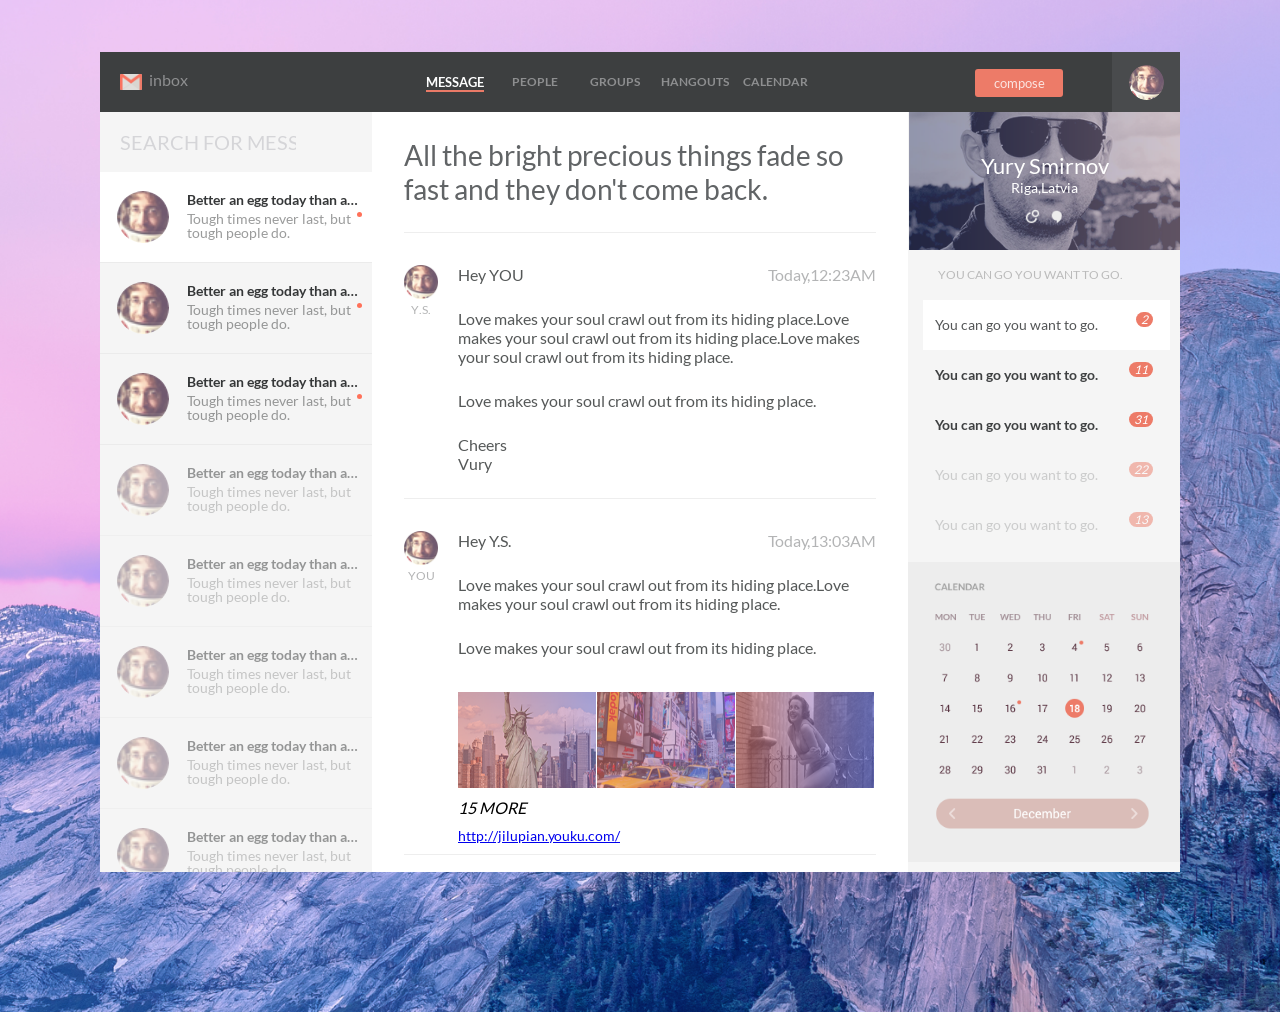
<file: PrivateBlog/view/privateblog.html>
<!DOCTYPE html>
<html>

<head>
    <title>我的博客</title>
    <script type="text/javascript" src="../public/js/jquery-2.1.4.js"></script>
    <script type="text/javascript" src="../public/js/privateblog.js"></script>
    <link rel="stylesheet" type="text/css" href="../public/font/font-awesome-4.3.0/css/font-awesome.css">
    <link rel="stylesheet" type="text/css" href="../public/css/privateblog.css">
</head>

<body>
    <header>
        <div class="logo clear">
            <img src="../public/images/a1.png" class="clear">
            <div class="menulist clear">
                <ul>
                    <li class="active">inbox</li>
                    <li>inbox</li>
                    <li>inbox</li>
                    <li>inbox</li>
                </ul>
                <i class="arrow clear"></i>
            </div>
        </div>
        <div class="user">
            <button>compose</button>
            <i class="microphone"></i>
            <div class="avatar">
                <img src="../public/images/av1.png">
            </div>
        </div>
        <div class="nav">
            <ul class="nav-content">
                <li class="active"><span>message</span></li>
                <li><span>people</span></li>
                <li><span>groups</span></li>
                <li><span>hangouts</span></li>
                <li><span>calendar</span></li>
            </ul>
        </div>
    </header>
    <section class="message clear">
        <div class="query">
            <input type="text" placeholder = "SEARCH FOR MESSAGES" />
            <button><i></i></button>
        </div>
        <div class="messagelist">
            <ul>
                <li class = "active">
                    <div class="avatar one"><i><span style="background:url(../public/images/av1.png) no-repeat;background-size:cover;"></span></i></div>
                    <div class="messagecontent">
                        <p>Better an egg today than a hen tomorrow.</p>
                        <p>Tough times never last, but tough people do.</p>
                    </div>
                    <span class = "hint"></span>
                </li>
                <li class = "unread">
                    <div class="avatar one"><i><span style="background:url(../public/images/av1.png) no-repeat;background-size:cover;"></span></i></div>
                    <div class="messagecontent">
                        <p>Better an egg today than a hen tomorrow.</p>
                        <p>Tough times never last, but tough people do.</p>
                    </div>
                    <span class = "hint"></span>
                </li>
                <li class = "unread">
                    <div class="avatar one"><i><span style="background:url(../public/images/av1.png) no-repeat;background-size:cover;"></span></i></div>
                    <div class="messagecontent">
                        <p>Better an egg today than a hen tomorrow.</p>
                        <p>Tough times never last, but tough people do.</p>
                    </div>
                    <span class = "hint"></span>
                </li>
                <li class = "read">
                    <div class="avatar one"><i><span style="background:url(../public/images/av1.png) no-repeat;background-size:cover;"></span></i></div>
                    <div class="messagecontent">
                        <p>Better an egg today than a hen tomorrow.</p>
                        <p>Tough times never last, but tough people do.</p>
                    </div>
                    <span class = "hint"></span>
                </li>
                <li class = "read">
                    <div class="avatar one"><i><span style="background:url(../public/images/av1.png) no-repeat;background-size:cover;"></span></i></div>
                    <div class="messagecontent">
                        <p>Better an egg today than a hen tomorrow.</p>
                        <p>Tough times never last, but tough people do.</p>
                    </div>
                    <span class = "hint"></span>
                </li>
                <li class = "read">
                    <div class="avatar one"><i><span style="background:url(../public/images/av1.png) no-repeat;background-size:cover;"></span></i></div>
                    <div class="messagecontent">
                        <p>Better an egg today than a hen tomorrow.</p>
                        <p>Tough times never last, but tough people do.</p>
                    </div>
                    <span class = "hint"></span>
                </li>
                <li class = "read">
                    <div class="avatar one"><i><span style="background:url(../public/images/av1.png) no-repeat;background-size:cover;"></span></i></div>
                    <div class="messagecontent">
                        <p>Better an egg today than a hen tomorrow.</p>
                        <p>Tough times never last, but tough people do.</p>
                    </div>
                    <span class = "hint"></span>
                </li>
                <li class = "read">
                    <div class="avatar one"><i><span style="background:url(../public/images/av1.png) no-repeat;background-size:cover;"></span></i></div>
                    <div class="messagecontent">
                        <p>Better an egg today than a hen tomorrow.</p>
                        <p>Tough times never last, but tough people do.</p>
                    </div>
                    <span class = "hint"></span>
                </li>
            </ul>
        </div>
    </section>
    <section class="content clear">
    	<p class = "title">All the bright precious things fade so fast and they don't come back.</p>
    	<div class="main-content">
    		<div class="content-item clear">
    			<div class = "avatar"><img src="../public/images/av1.png"><p>Y.S.</p></div>
    			<article class="content clear">
    				<p class = "title">Hey YOU</p>
    				<div class = "paragraph">
    					<p>Love makes your soul crawl out from its hiding place.Love makes your soul crawl out from its hiding place.Love makes your soul crawl out from its hiding place.</p>
    					<p>Love makes your soul crawl out from its hiding place.</p>
    					<p>Cheers<br>Vury</p>
    				</div>
    				<p class = "plus"></p>
    			</article>
    			<span class = "datetext">Today,12:23AM</span>
    		</div>
    		<div class="content-item clear">
    			<div class = "avatar"><img src="../public/images/av1.png"><p>YOU</p></div>
    			<article class="content clear">
    				<p class = "title">Hey Y.S.</p>
    				<div class = "paragraph">
    					<p>Love makes your soul crawl out from its hiding place.Love makes your soul crawl out from its hiding place.</p>
    					<p>Love makes your soul crawl out from its hiding place.</p>
    				</div>
    				<div class = "plus">
    					<p>
	    					<img src="../public/images/c1.png">
	    					<img src="../public/images/c2.png">
	    					<img src="../public/images/c3.png">
    					</p>
    					<i>15 MORE</i>
    					<p><a href="#">http://jilupian.youku.com/</a></p>
    				</div>
    			</article>
    			<span class = "datetext">Today,13:03AM</span>
    		</div>
    	</div>
    	<div class="new-message">
    		<img src="../public/images/av1.png">
    		<input type = "text" />
    	</div>
    </section>

    <section class="userinfo clear">
    	<div class="avatar">
    		<p>Yury Smirnov</p>
    		<p>Riga,Latvia</p>
    		<p><img src="../public/images/a2.png"><img src="../public/images/a3.png"></p>
    	</div>
    	<p>You can go you want to go.</p>
    	<div class="messagelist">
    		<div class="messageitem active">
    			<p>You can go you want to go.</p>
    			<i>2</i>
    		</div>
    		<div class="messageitem unread">
    			<p>You can go you want to go.</p>
    			<i>11</i>
    		</div>
    		<div class="messageitem unread">
    			<p>You can go you want to go.</p>
    			<i>31</i>
    		</div>
    		<div class="messageitem read">
    			<p>You can go you want to go.</p>
    			<i>22</i>
    		</div>
    		<div class="messageitem read">
    			<p>You can go you want to go.</p>
    			<i>13</i>
    		</div>
    	</div>
    	<div class="datepicker"></div>
    </section>
</body>

</html>
</file>
<file: PrivateBlog/public/css/privateblog.css>
/*字体文件*/
@font-face {
    font-family: 'Lato Bold';
    src: url(../font/Lato-Bold.ttf);
}

@font-face {
    font-family: 'Lato Regular';
    src: url(../font/Lato-Regular.ttf);
}

@font-face {
    font-family: 'Lato Light';
    src: url(../font/Lato-Light.ttf);
}

* {
    padding: 0;
    margin: 0;
    font-family: 'Lato Regular';
}

html,
body {
    min-height: 100%;
    height: auto;
    margin: 0;
    padding: 0;
}

html {
    width: 100%;
    min-width: 1240px;
}

body {
    min-height: 916px;
    height: auto;
    background: url(../images/b1.png) no-repeat;
    background-size: cover;
    box-sizing: border-box;
    margin: 52px 100px 44px;
    overflow: auto;
    position: relative;
    z-index: -23;
}

.clear:before,
.clear:after {
    content: "";
    display: table;
}
/*头部 */
header {
    height: 60px;
    background-color: #3d3f40;
    position: relative;
}

header .logo {
    min-width: 106px;
    width: auto;
    float: left;
    height: 60px;
    position: relative;
    text-align: center;
    line-height: 56px;
}

header .logo>img {
    width: 22px;
    vertical-align: middle;
    line-height: 60px;
    padding-left: 20px;
    position: absolute;
    top: 0;
    bottom: 0;
    left: 0;
    margin: auto;
}

header .logo .menulist {
    min-width: 66px;
    width: auto;
    float: right;
    height: 60px;
}

header .logo .menulist>ul {
    min-width: 56px;
    width: auto;
    float: left;
    height: 52px;
}

header .logo .menulist>ul li {
    display: none;
    list-style: none;
    color: #8e8f90;
    height: 25px;
}

header .logo .menulist>ul li.active {
    display: block;
}

header .logo .menulist>i.arrow {
    float: right;
    display: inline-block;
    width: 10px;
    height: 10px;
    position: absolute;
    top: 0;
    bottom: 0;
    right: 0;
    margin: auto;
}

header .user {
    width: 205px;
    float: right;
    height: 60px;
    line-height: 60px;
}

header .user button {
    width: 88px;
    height: 28px;
    background-color: #ed7b68;
    border: 0;
    border-radius: 3px;
    margin: auto 0;
    color: rgba(255, 255, 255, 0.8);
}

header .user .microphone {
    display: inline-block;
    height: 30px;
    width: 10px;
}

header .user button {}

header .user .avatar {
    height: 60px;
    width: 68px;
    background-color: #494b4d;
    float: right;
    position: relative;
}

header .user .avatar>img {
    width: 35px;
    height: 35px;
    position: absolute;
    top: 0;
    bottom: 0;
    right: 0;
    left: 0;
    margin: auto;
    border-radius: 50%;
}

header .nav {
    width: 450px;
    height: 60px;
    margin: 0 auto;
}

header .nav>ul.nav-content {
    height: 60px;
    width: 400px;
}

header .nav>ul.nav-content li {
    list-style: none;
    width: 20%;
    float: left;
    text-align: center;
}

header .nav>ul.nav-content li span {
    line-height: 60px;
    font-family: 'Lato Bold';
    text-transform: uppercase;
    font-size: 12px;
    color: #8e8f90;
}

header .nav>ul.nav-content li.active span {
    font-size: 13px;
    color: #ffffff;
    border-bottom: 2px solid #ea7a67;
}


/*信息列表*/

section.message {
    width: 272px;
    height: 760px;
    float: left;
    background-color: #f5f5f5;
    z-index: 1;
    overflow: hidden;
}

section.message .query {
    height: 60px;
    position: relative;
}

section.message .query input[type=text] {
    height: 60px;
    width: 216px;
    box-sizing: border-box;
    border: 0px;
    float: left;
    padding: 20px 20px;
    line-height: 60px;
    text-align: center;
    background-color: #f5f5f5;
    color: #48494a;
    font-size: 20px;
}

section.message .query input[type=text]::-webkit-input-placeholder {
    color: #d5d5d8;
    font-size: 20px;
}

section.message .query button {
    height: 60px;
    width: 56px;
    border: 0;
    background-color: rgba(255, 255, 255, 0);
}

section.message .query button i {}

section.message .messagelist {
    height: 700px;
    overflow: auto;
}

section.message .messagelist::-webkit-scrollbar {
    width: 0;
}

section.message .messagelist ul {
    height: auto;
}

section.message .messagelist ul li {
    list-style: none;
    display: block;
    height: 90px;
    border-bottom: 1px solid #ebebeb;
    position: relative;
}

section.message .messagelist ul li.active>span.hint,
section.message .messagelist ul li.unread>span.hint {
    background-color: #ff7159;
    border-radius: 50%;
    height: 5px;
    width: 5px;
    position: absolute;
    top: 40px;
    right: 10px;
}

section.message .messagelist ul li.active {
    background: #ffffff;
}

section.message .messagelist ul li.unread {}

section.message .messagelist ul li.read {
    opacity: 0.5;
}

section.message .messagelist ul li .avatar {
    width: 85px;
    height: 90px;
    float: left;
    position: relative;
}

section.message .messagelist ul li .avatar i {
    height: 52px;
    width: 52px;
    display: block;
    position: absolute;
    top: 0;
    bottom: 0;
    left: 0;
    right: 0;
    margin: auto;
}

section.message .messagelist ul li .avatar i span {}

section.message .messagelist ul li .one i span {
    height: 52px;
    width: 52px;
    display: inline-block;
    border-radius: 50%;
}

section.message .messagelist ul li .two i span {}

section.message .messagelist ul li .three i span {}

section.message .messagelist ul li .four i span {}

section.message .messagelist ul li .five i span {}

section.message .messagelist ul li .messagecontent {
    width: 185px;
    float: right;
    height: 90px;
    padding-top: 15px;
    box-sizing: border-box;
}

section.message .messagelist ul li .messagecontent>p {
    font-size: 14px;
}

section.message .messagelist ul li .messagecontent>p:first-child {
    font-family: 'Lato Bold';
    width: 93%;
    -o-text-overflow: ellipsis;
    white-space: nowrap;
    text-overflow: ellipsis;
    overflow: hidden;
    line-height: 25px;
    color: #353738;
}

section.message .messagelist ul li .messagecontent>p:last-child {
    width: 100%;
    -o-text-overflow: ellipsis;
    /* white-space: nowrap; */
    text-overflow: ellipsis;
    overflow: hidden;
    line-height: 14px;
    color: rgba(53, 55, 56, 0.5);
}
/* 信息内容*/
section.content {
    position: absolute;
    width: 100%;
    min-width: 627px;
    box-sizing: border-box;
    height: 760px;
    margin: 60px auto;
    padding: 0 272px;
    left: 0;
    right: 0;
    top: 0;
    bottom: 0;
    z-index: -1;
    background-color: #ffffff;
    overflow: auto;
}

section.content>p.title {
    font-size: 28px;
    color: #616466;
    margin: 26px 32px 0 32px;
    padding-bottom: 26px;
    border-bottom: 1px solid #eeeeee;
}

section.content .main-content {
    padding: 0 32px;
}

section.content .main-content::-webkit-scrollbar {
    border: 0;
}

section.content .main-content .content-item {
    height: auto;
    margin-top: 32px;
    position: relative;
    overflow: hidden;
    box-sizing: border-box;
    border-bottom: 1px solid #eeeeee;
}

section.content .main-content .content-item .avatar {
    width: 34px;
    height: 50px;
    position: absolute;
}

section.content .main-content .content-item .avatar>img {
    height: 34px;
    width: 34px;
}

section.content .main-content .content-item .avatar>p {
    font-size: 12px;
    color: #b3b4b5;
    text-align: center;
}

section.content .main-content .content-item .content {
    /* position: absolute; */
    width: 100%;
    min-height: 100px;
    height: auto;
    padding-left: 54px;
    overflow: hidden;
    box-sizing: border-box;
}

section.content .main-content .content-item .content>p.title {
    padding-bottom: 25px;
    font-size: 16px;
    color: #555858;
}

section.content .main-content .content-item .content .paragraph {
    color: #555858;
}

section.content .main-content .content-item .content .paragraph>p {
    font-size: 16px;
    padding-bottom: 25px;
    font-family: 'Lato Regular';
}

section.content .main-content .content-item .content>p.plus {
    color: #555858;
}

section.content .main-content .content-item .content>div.plus {
    position: relative;
}

section.content .main-content .content-item .content>div.plus>p {
    font-size: 0;
    margin: 10px 0;
}

section.content .main-content .content-item .content>div.plus>p a {
    font-size: 14px;
    margin: 10px 0;
}

section.content .main-content .content-item .content>div.plus>p img {
    width: 33%;
    margin: 0 1px 0 0;
    min-height: 96px;
}

section.content .main-content .content-item .content div.plus p>i {
    font-size: 14px;
    height: 76%;
    color: #ffffff;
    position: absolute;
    top: 0;
    right: 17%;
    margin-right: -30px;
    transform: translatey(50%);
}

section.content .main-content .content-item span.datetext {
    position: absolute;
    right: 0;
    top: 0;
    font-size: 16px;
    color: #b3b4b5;
}

section.content .new-message {
    margin: 34px 32px 0 32px;
    position: relative;
    overflow: hidden;
    height: 90px;
}

section.content .new-message img {
    height: 34px;
    width: 34px;
    position: absolute;
}

section.content .new-message input {
    height: 43px;
    width: 91%;
    margin-left: 50px;
    border: 1px solid #ededed;
    box-sizing: border-box;
    padding: 10px;
    color: #555858;
    font-size: 12px;
}


/*用户信息*/

section.userinfo {
    width: 272px;
    height: 760px;
    float: right;
    background-color: #f5f5f5;
}

section.userinfo .avatar {
    height: 138px;
    background: url(../images/b2.png) no-repeat;
    background-size: cover;
    text-align: center;
    padding-top: 40px;
    box-sizing: border-box;
    border-left: 1px solid #f5f5f5;
}

section.userinfo>p {
    font-size: 12px;
    padding-left: 30px;
    height: 50px;
    line-height: 50px;
    color: #bbbbbb;
    text-transform: uppercase;
}

section.userinfo .avatar p {
    color: #ffffff;
}

section.userinfo .avatar p:first-child {}

section.userinfo .avatar p:nth-child(1) {
    color: #ffffff;
    font-size: 22px;
}

section.userinfo .avatar p:nth-child(2) {
    font-size: 14px;
}

section.userinfo .avatar p:nth-child(3) {
    text-align: center;
}

section.userinfo .avatar p:nth-child(3) img {
    width: 15px;
    height: 15px;
    margin: 13px 5px;
}

section.userinfo .messagelist {
    height: 262px;
    padding: 0 0px 0 15px;
    overflow: scroll;
    box-sizing: border-box;
    margin-right: 10px;
}

section.userinfo .messagelist::-webkit-scrollbar {
    background-color: #f5f5f5;
    width: 5px;
    padding: 0 5px;
    margin-right: 10px;
}

section.userinfo .messagelist::-webkit-scrollbar-button {
    display: none;
}

section.userinfo .messagelist::-webkit-scrollbar-track {
    background-color: #f5f5f5;
    width: 5px;
}

section.userinfo .messagelist::-webkit-scrollbar-thumb {
    color: #dcdcdc;
    background-color: #dcdcdc;
    border-radius: 5px;
    width: 5px;
    border: 1px solid #dcdcdc;
}

section.userinfo .messagelist::-webkit-scrollbar-corner {
    background-color: #f5f5f5;
}

section.userinfo .messagelist .messageitem {
    height: 50px;
    position: relative;
    font-size: 14px;
    padding: 0 12px;
    box-sizing: border-box;
}

section.userinfo .messagelist .active {
    color: #545657;
    background: #ffffff;
}

section.userinfo .messagelist .active>p {
    color: #545657;
    background: #ffffff;
}

section.userinfo .messagelist .unread {
    font-family: 'Lato Bold';
    color: #3f4142;
}

section.userinfo .messagelist .unread>p {
    font-family: 'Lato Bold';
    color: #3f4142;
}

section.userinfo .messagelist .read {
    color: #545657;
    opacity: 0.5;
}

section.userinfo .messagelist .read>p {
    color: #545657;
    opacity: 0.5;
}

section.userinfo .messagelist .messageitem p {
    line-height: 50px;
    font-size: 14px;
}

section.userinfo .messagelist .messageitem i {
    position: absolute;
    top: 12px;
    right: 17px;
    border-radius: 8px;
    background-color: #ed7b68;
    color: #ffffff;
    padding: 0px 5px;
    font-size: 12px;
}

section.userinfo .datepicker {
    height: 300px;
    background: url(../images/ca1.png) no-repeat;
    background-size: cover;
}
</file>
